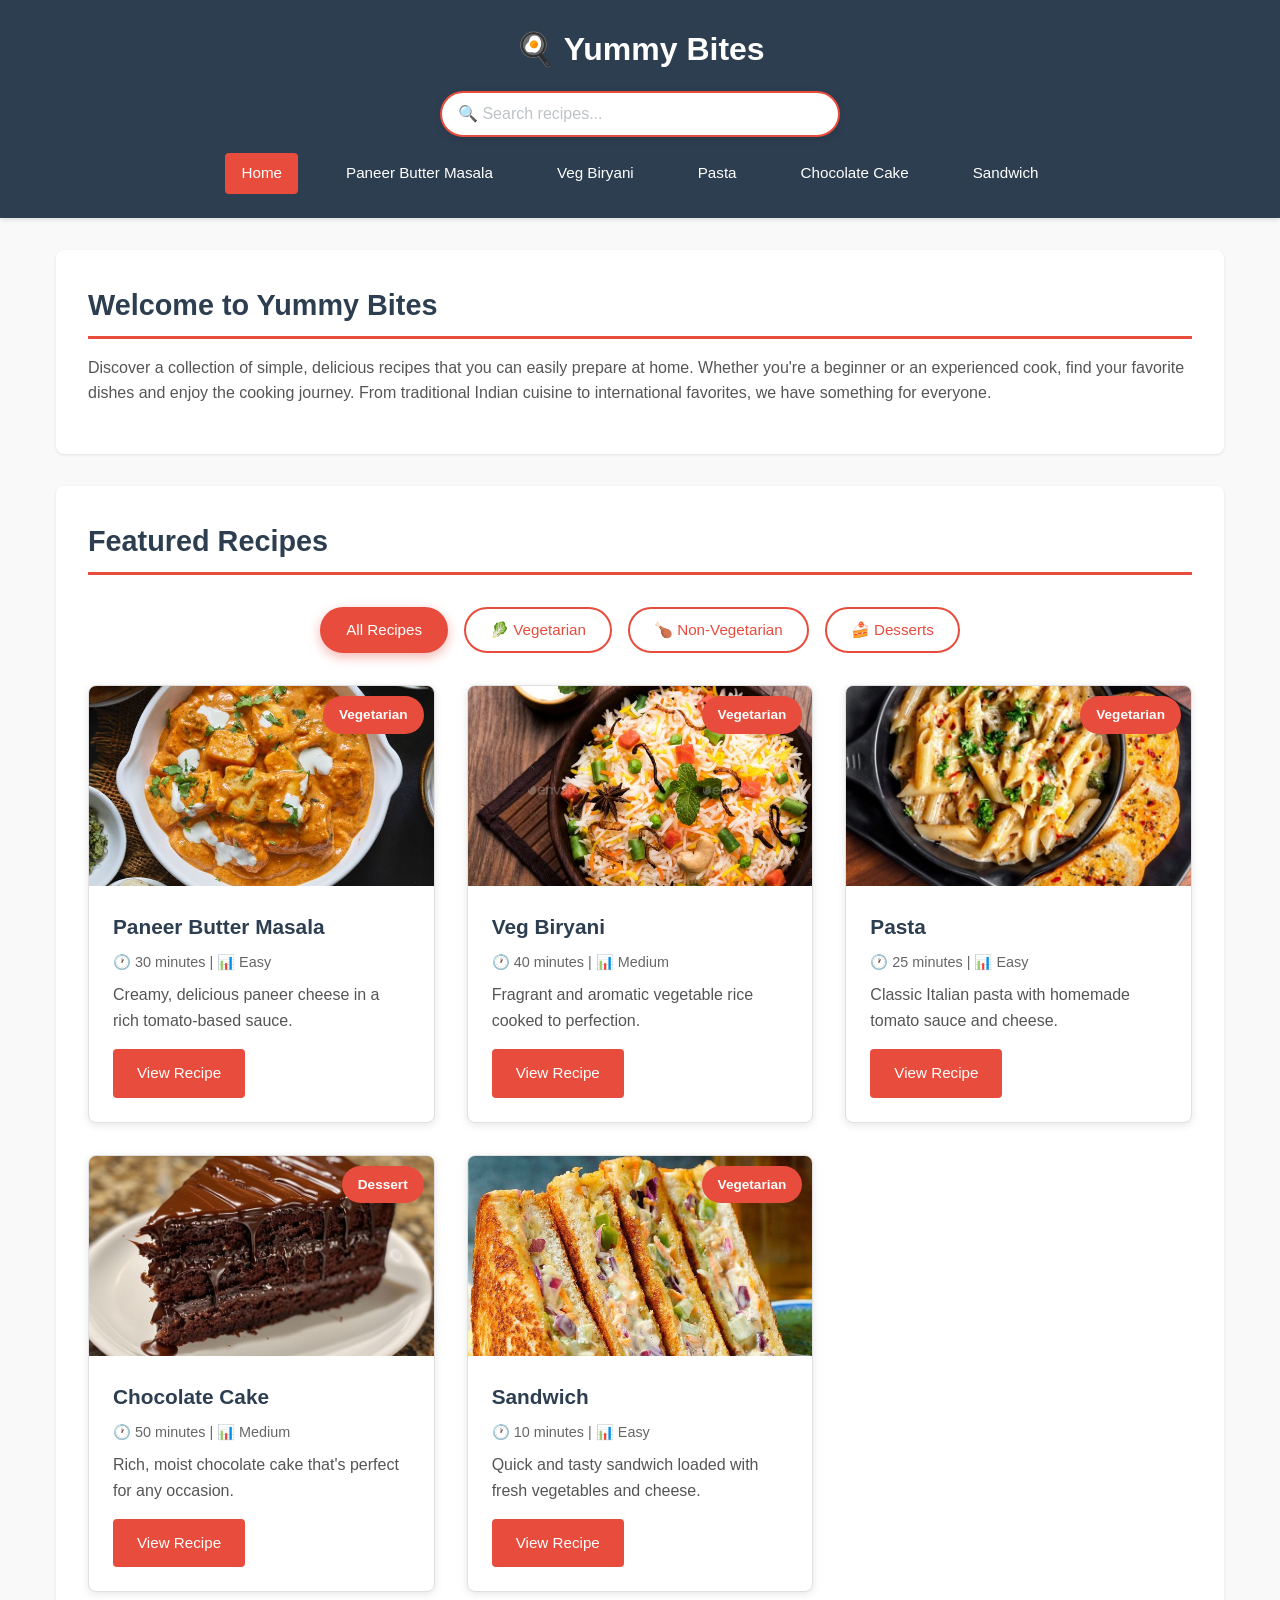
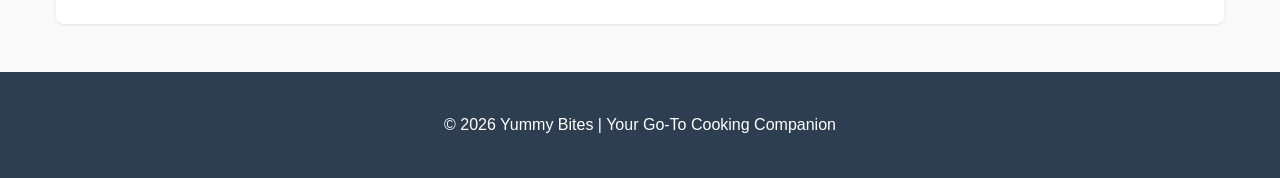
<file: index.html>
<!DOCTYPE html>
<html lang="en">
<head>
    <meta charset="UTF-8">
    <meta name="viewport" content="width=device-width, initial-scale=1.0">
    <title>Yummy Bites - Easy Cooking Recipes</title>
    <link rel="stylesheet" href="css/styles.css">
</head>
<body>
    <header>
        <h1>🍳 Yummy Bites</h1>
        <div class="search-container">
            <input type="text" class="search-bar" placeholder="🔍 Search recipes...">
        </div>
        <nav>
            <a href="index.html" class="active">Home</a>
            <a href="reciepe1.html">Paneer Butter Masala</a>
            <a href="reciepe2.html">Veg Biryani</a>
            <a href="reciepe3.html">Pasta</a>
            <a href="reciepe4.html">Chocolate Cake</a>
            <a href="reciepe5.html">Sandwich</a>
        </nav>
    </header>
    <main>
        <section>
            <h2>Welcome to Yummy Bites</h2>
            <p>Discover a collection of simple, delicious recipes that you can easily prepare at home. Whether you're a beginner or an experienced cook, find your favorite dishes and enjoy the cooking journey. From traditional Indian cuisine to international favorites, we have something for everyone.</p>
        </section>
        <section>
            <h2>Featured Recipes</h2>
            <div class="category-filters">
                <button class="filter-btn active" onclick="filterRecipes('all')">All Recipes</button>
                <button class="filter-btn" onclick="filterRecipes('veg')">🥬 Vegetarian</button>
                <button class="filter-btn" onclick="filterRecipes('nonveg')">🍗 Non-Vegetarian</button>
                <button class="filter-btn" onclick="filterRecipes('dessert')">🍰 Desserts</button>
            </div>
            <div class="cards">
                <div class="card" data-category="veg">
                    <div class="category-badge">Vegetarian</div>
                    <img src="images/Paneer Butter Masala.jpg" alt="Paneer Butter Masala">
                    <div class="card-content">
                        <h3>Paneer Butter Masala</h3>
                        <p class="card-info">🕐 30 minutes | 📊 Easy</p>
                        <p>Creamy, delicious paneer cheese in a rich tomato-based sauce.</p>
                        <a href="reciepe1.html" class="btn">View Recipe</a>
                    </div>
                </div>
                <div class="card" data-category="veg">
                    <div class="category-badge">Vegetarian</div>
                    <img src="images/Veg Biryani.jpg" alt="Veg Biryani">
                    <div class="card-content">
                        <h3>Veg Biryani</h3>
                        <p class="card-info">🕐 40 minutes | 📊 Medium</p>
                        <p>Fragrant and aromatic vegetable rice cooked to perfection.</p>
                        <a href="reciepe2.html" class="btn">View Recipe</a>
                    </div>
                </div>
                <div class="card" data-category="veg">
                    <div class="category-badge">Vegetarian</div>
                    <img src="images/Pasta.jpg" alt="Pasta">
                    <div class="card-content">
                        <h3>Pasta</h3>
                        <p class="card-info">🕐 25 minutes | 📊 Easy</p>
                        <p>Classic Italian pasta with homemade tomato sauce and cheese.</p>
                        <a href="reciepe3.html" class="btn">View Recipe</a>
                    </div>
                </div>
                <div class="card" data-category="dessert">
                    <div class="category-badge">Dessert</div>
                    <img src="images/Chocolate Cake.jpg" alt="Chocolate Cake">
                    <div class="card-content">
                        <h3>Chocolate Cake</h3>
                        <p class="card-info">🕐 50 minutes | 📊 Medium</p>
                        <p>Rich, moist chocolate cake that's perfect for any occasion.</p>
                        <a href="reciepe4.html" class="btn">View Recipe</a>
                    </div>
                </div>
                <div class="card" data-category="veg">
                    <div class="category-badge">Vegetarian</div>
                    <img src="images/Veg Mayonnaise Sandwich.jpg" alt="Sandwich">
                    <div class="card-content">
                        <h3>Sandwich</h3>
                        <p class="card-info">🕐 10 minutes | 📊 Easy</p>
                        <p>Quick and tasty sandwich loaded with fresh vegetables and cheese.</p>
                        <a href="reciepe5.html" class="btn">View Recipe</a>
                    </div>
                </div>
            </div>
        </section>
    </main>
    <footer>
        <p>&copy; 2026 Yummy Bites | Your Go-To Cooking Companion</p>
    </footer>
    <script>
        function filterRecipes(category) {
            const cards = document.querySelectorAll('.card');
            const buttons = document.querySelectorAll('.filter-btn');
            
            buttons.forEach(btn => btn.classList.remove('active'));
            event.target.classList.add('active');
            cards.forEach(card => {
                if (category === 'all') {
                    card.style.display = 'block';
                    card.classList.add('fade-in');
                } else if (card.dataset.category === category) {
                    card.style.display = 'block';
                    card.classList.add('fade-in');
                } else {
                    card.style.display = 'none';
                    card.classList.remove('fade-in');
                }
            });
        }
    </script>
</body>
</html>
</file>
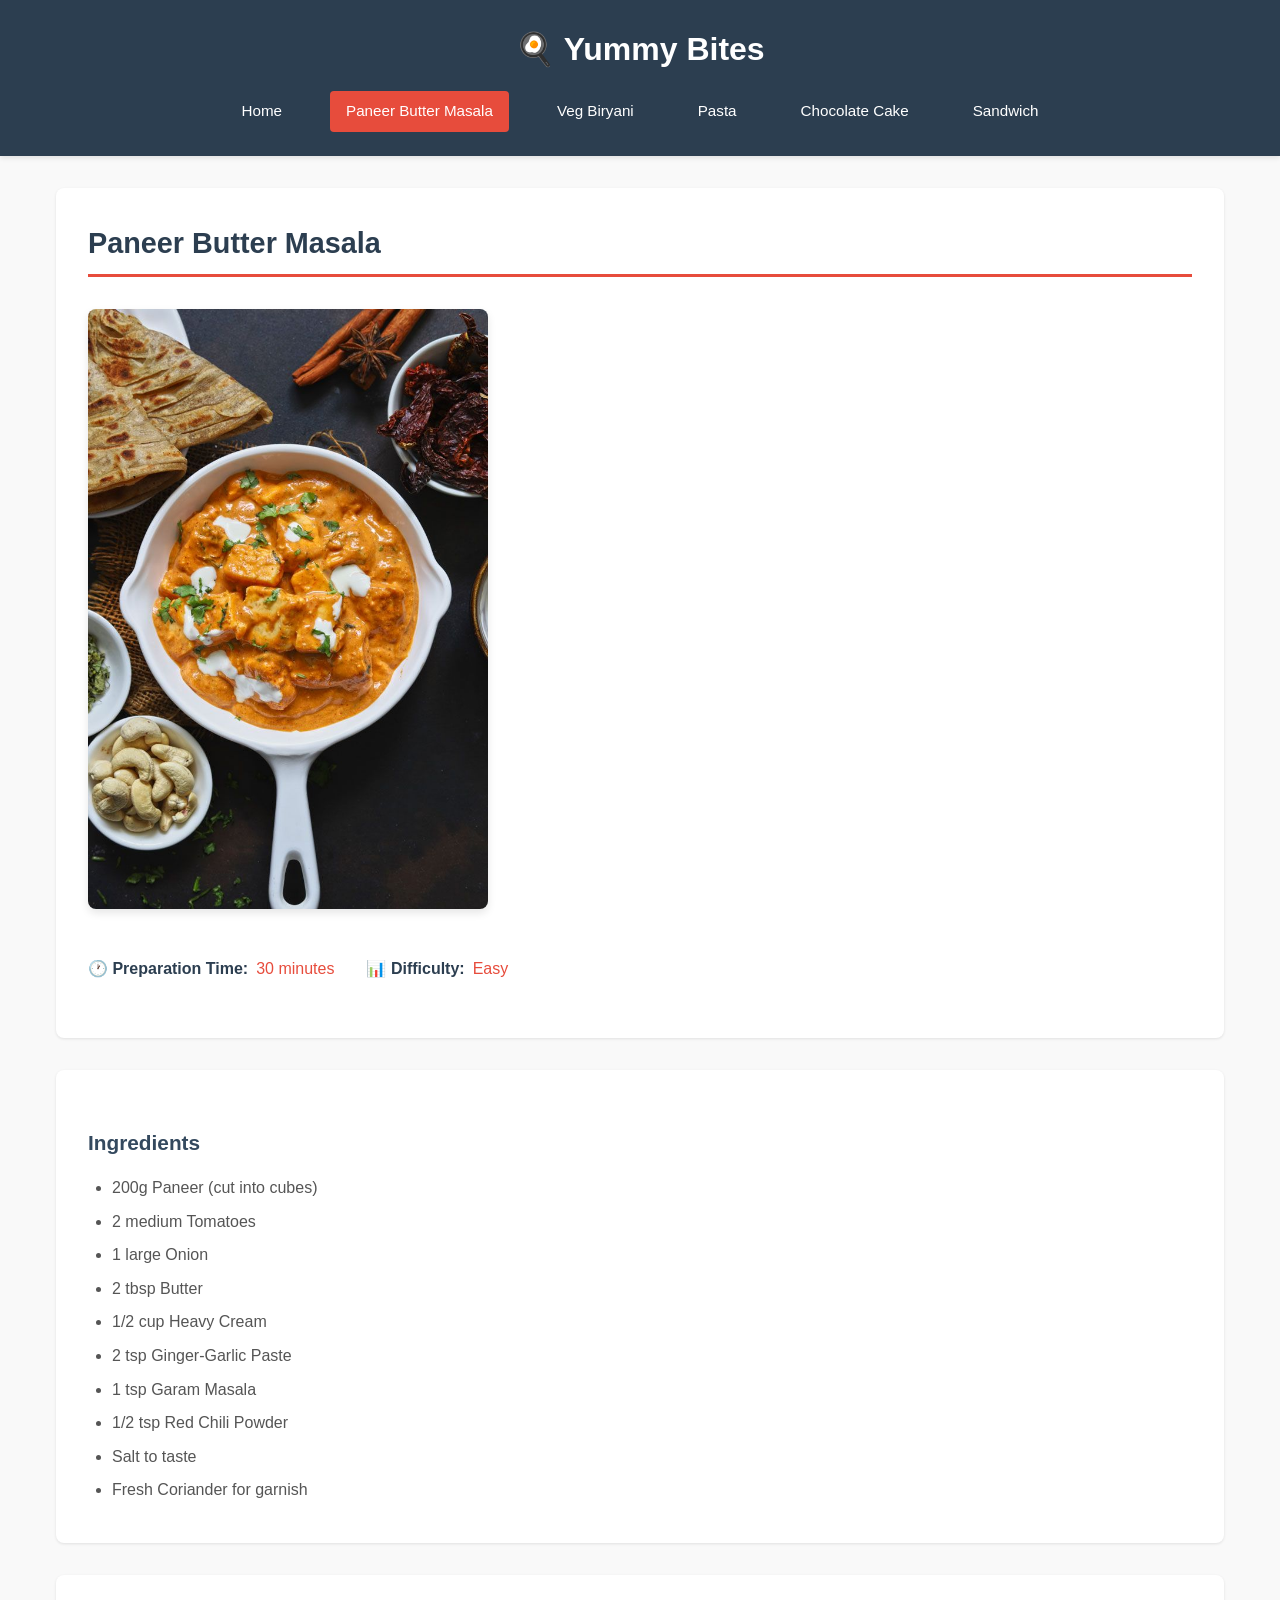
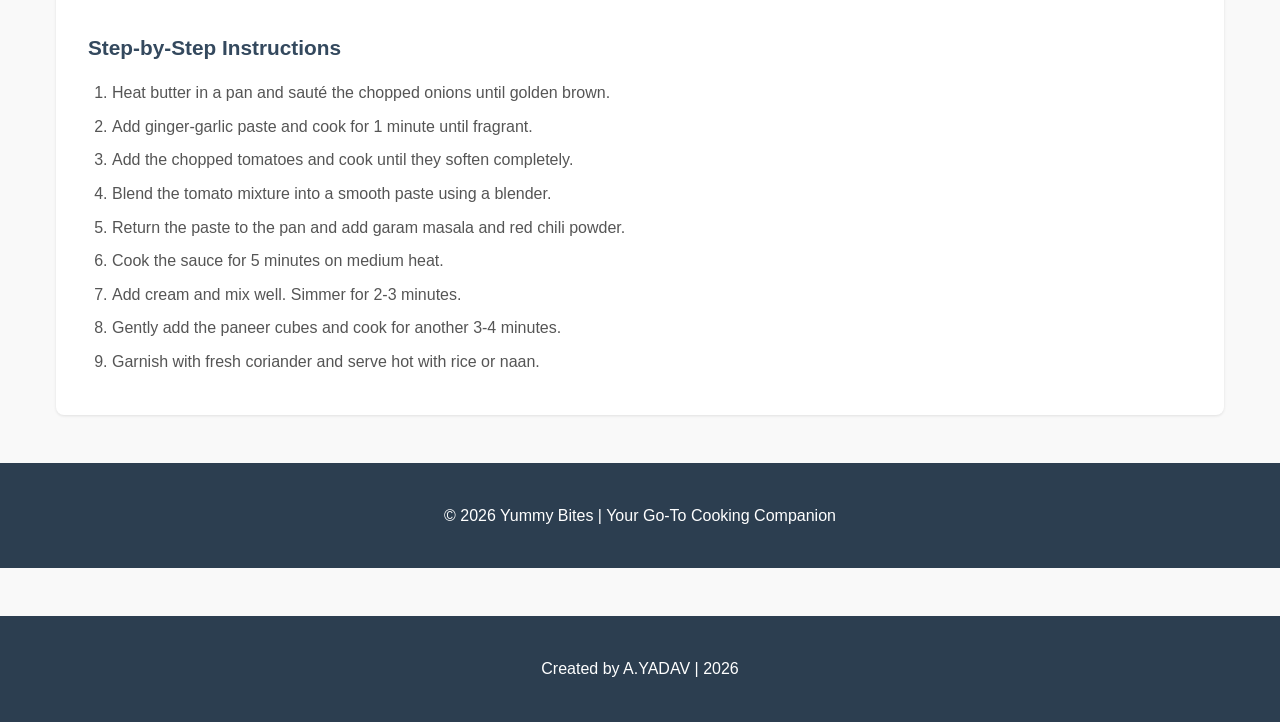
<file: reciepe1.html>
<!DOCTYPE html>
<html lang="en">
<head>
    <meta charset="UTF-8">
    <meta name="viewport" content="width=device-width, initial-scale=1.0">
    <title>Paneer Butter Masala | Yummy Bites</title>
    <link rel="stylesheet" href="css/styles.css">
</head>
<body>
    <header>
        <h1>🍳 Yummy Bites</h1>
        <nav>
            <a href="index.html">Home</a>
            <a href="reciepe1.html" class="active">Paneer Butter Masala</a>
            <a href="reciepe2.html">Veg Biryani</a>
            <a href="reciepe3.html">Pasta</a>
            <a href="reciepe4.html">Chocolate Cake</a>
            <a href="reciepe5.html">Sandwich</a>
        </nav>
    </header>
    <main>
        <section>
            <h2>Paneer Butter Masala</h2>
            <img src="images/Paneer Butter Masala.jpg" alt="Paneer Butter Masala" class="recipe-image">
            <div class="recipe-meta">
                <div class="meta-item">
                    <span class="meta-label">🕐 Preparation Time:</span>
                    <span class="meta-value">30 minutes</span>
                </div>
                <div class="meta-item">
                    <span class="meta-label">📊 Difficulty:</span>
                    <span class="meta-value">Easy</span>
                </div>
            </div>
        </section>
        <section>
            <h3>Ingredients</h3>
            <ul>
                <li>200g Paneer (cut into cubes)</li>
                <li>2 medium Tomatoes</li>
                <li>1 large Onion</li>
                <li>2 tbsp Butter</li>
                <li>1/2 cup Heavy Cream</li>
                <li>2 tsp Ginger-Garlic Paste</li>
                <li>1 tsp Garam Masala</li>
                <li>1/2 tsp Red Chili Powder</li>
                <li>Salt to taste</li>
                <li>Fresh Coriander for garnish</li>
            </ul>
        </section>
        <section>
            <h3>Step-by-Step Instructions</h3>
            <ol>
                <li>Heat butter in a pan and sauté the chopped onions until golden brown.</li>
                <li>Add ginger-garlic paste and cook for 1 minute until fragrant.</li>
                <li>Add the chopped tomatoes and cook until they soften completely.</li>
                <li>Blend the tomato mixture into a smooth paste using a blender.</li>
                <li>Return the paste to the pan and add garam masala and red chili powder.</li>
                <li>Cook the sauce for 5 minutes on medium heat.</li>
                <li>Add cream and mix well. Simmer for 2-3 minutes.</li>
                <li>Gently add the paneer cubes and cook for another 3-4 minutes.</li>
                <li>Garnish with fresh coriander and serve hot with rice or naan.</li>
            </ol>
        </section>
    </main>
    <footer>
        <p>&copy; 2026 Yummy Bites | Your Go-To Cooking Companion</p>
    </footer>
</body>
</html>
    <footer>
        <p>Created by A.YADAV | 2026</p>
    </footer>
</body>
</html>
</file>
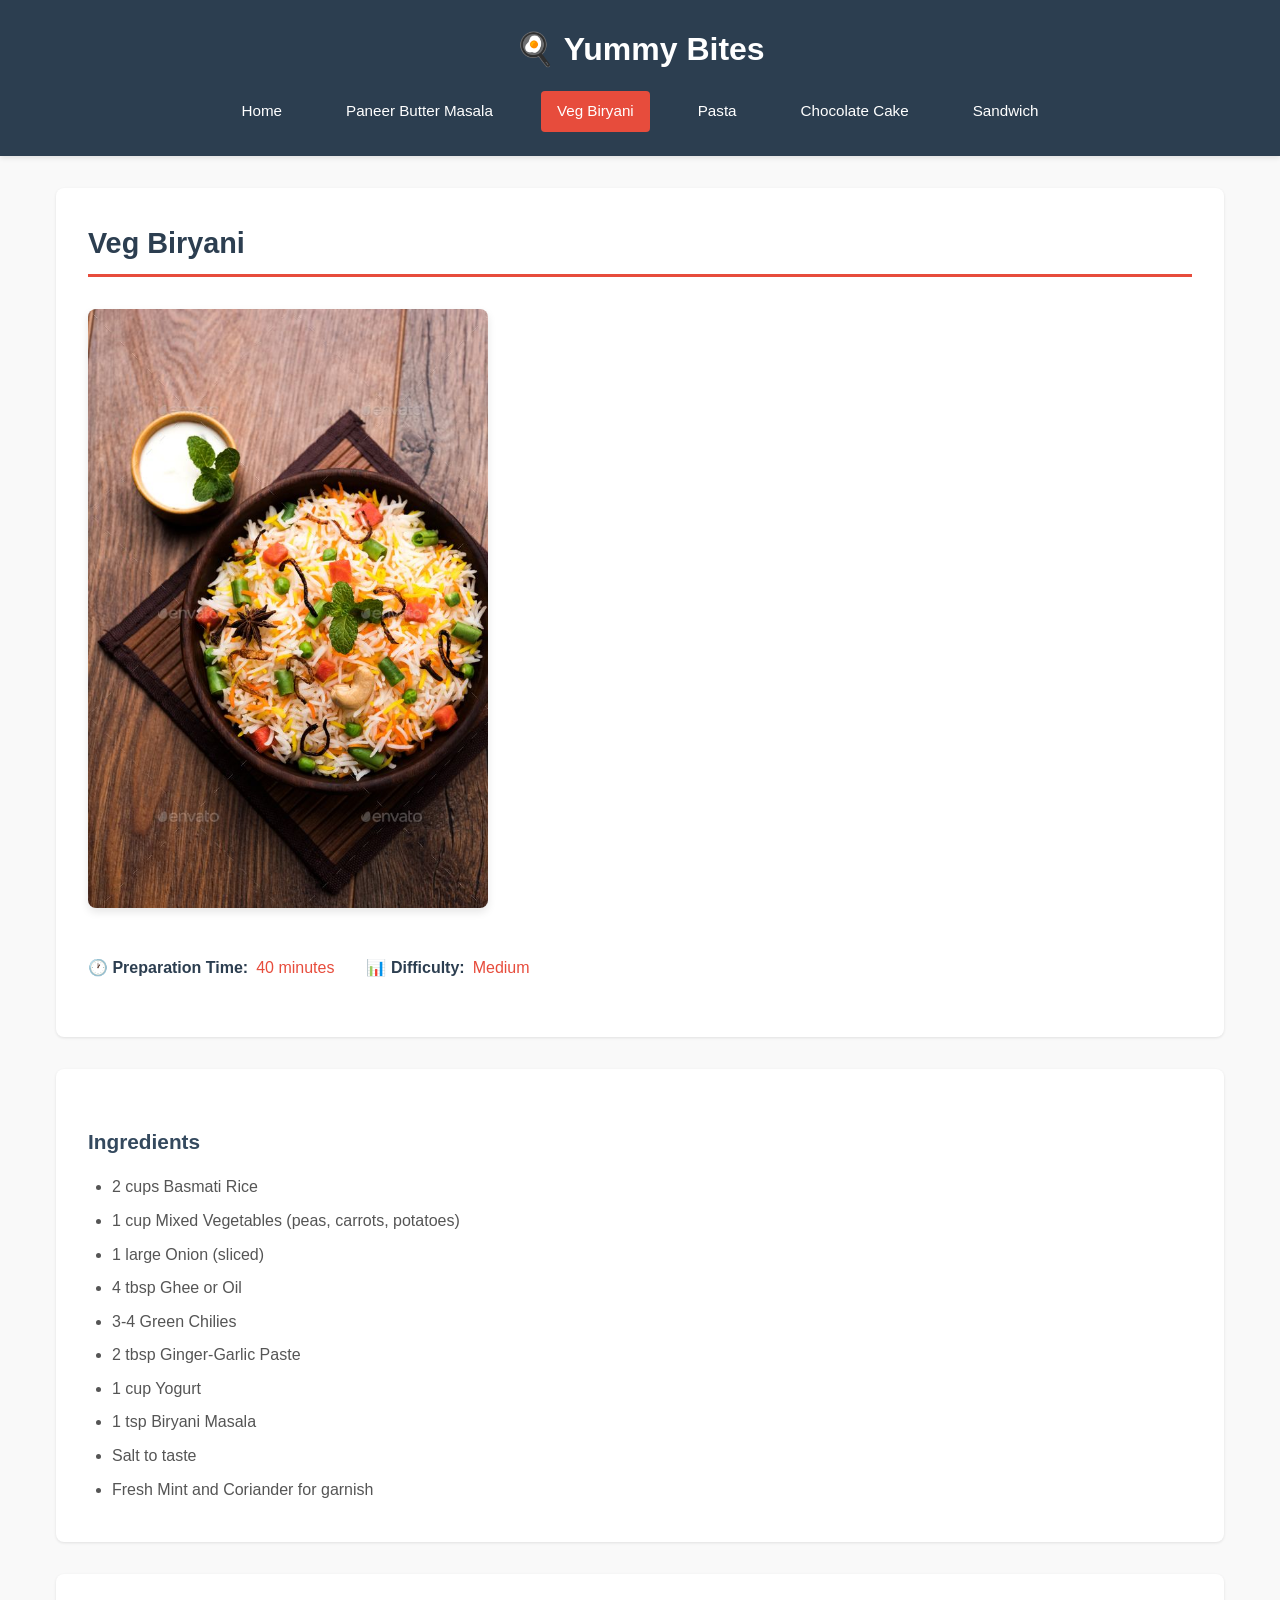
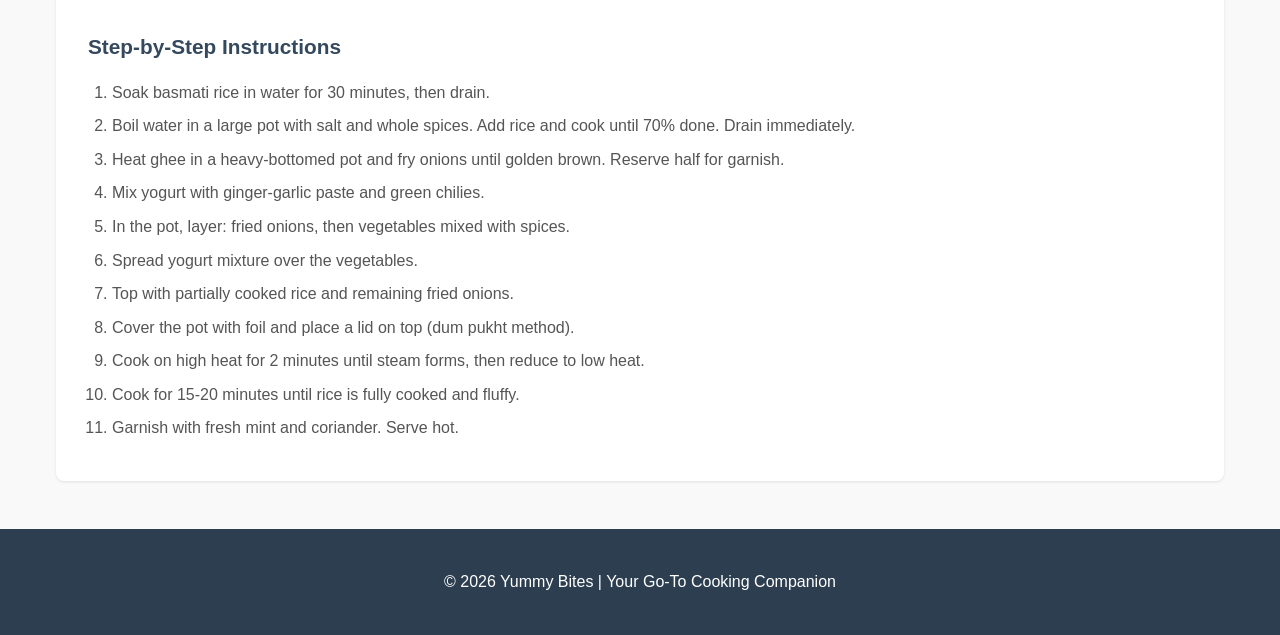
<file: reciepe2.html>
<!DOCTYPE html>
<html lang="en">
<head>
    <meta charset="UTF-8">
    <meta name="viewport" content="width=device-width, initial-scale=1.0">
    <title>Veg Biryani | Yummy Bites</title>
    <link rel="stylesheet" href="css/styles.css">
</head>
<body>
    <header>
        <h1>🍳 Yummy Bites</h1>
        <nav>
            <a href="index.html">Home</a>
            <a href="reciepe1.html">Paneer Butter Masala</a>
            <a href="reciepe2.html" class="active">Veg Biryani</a>
            <a href="reciepe3.html">Pasta</a>
            <a href="reciepe4.html">Chocolate Cake</a>
            <a href="reciepe5.html">Sandwich</a>
        </nav>
    </header>
    <main>
        <section>
            <h2>Veg Biryani</h2>
            <img src="images/Veg Biryani.jpg" alt="Veg Biryani" class="recipe-image">
            <div class="recipe-meta">
                <div class="meta-item">
                    <span class="meta-label">🕐 Preparation Time:</span>
                    <span class="meta-value">40 minutes</span>
                </div>
                <div class="meta-item">
                    <span class="meta-label">📊 Difficulty:</span>
                    <span class="meta-value">Medium</span>
                </div>
            </div>
        </section>
        <section>
            <h3>Ingredients</h3>
            <ul>
                <li>2 cups Basmati Rice</li>
                <li>1 cup Mixed Vegetables (peas, carrots, potatoes)</li>
                <li>1 large Onion (sliced)</li>
                <li>4 tbsp Ghee or Oil</li>
                <li>3-4 Green Chilies</li>
                <li>2 tbsp Ginger-Garlic Paste</li>
                <li>1 cup Yogurt</li>
                <li>1 tsp Biryani Masala</li>
                <li>Salt to taste</li>
                <li>Fresh Mint and Coriander for garnish</li>
            </ul>
        </section>
        <section>
            <h3>Step-by-Step Instructions</h3>
            <ol>
                <li>Soak basmati rice in water for 30 minutes, then drain.</li>
                <li>Boil water in a large pot with salt and whole spices. Add rice and cook until 70% done. Drain immediately.</li>
                <li>Heat ghee in a heavy-bottomed pot and fry onions until golden brown. Reserve half for garnish.</li>
                <li>Mix yogurt with ginger-garlic paste and green chilies.</li>
                <li>In the pot, layer: fried onions, then vegetables mixed with spices.</li>
                <li>Spread yogurt mixture over the vegetables.</li>
                <li>Top with partially cooked rice and remaining fried onions.</li>
                <li>Cover the pot with foil and place a lid on top (dum pukht method).</li>
                <li>Cook on high heat for 2 minutes until steam forms, then reduce to low heat.</li>
                <li>Cook for 15-20 minutes until rice is fully cooked and fluffy.</li>
                <li>Garnish with fresh mint and coriander. Serve hot.</li>
            </ol>
        </section>
    </main>
    <footer>
        <p>&copy; 2026 Yummy Bites | Your Go-To Cooking Companion</p>
    </footer>
</body>
</html>
</file>
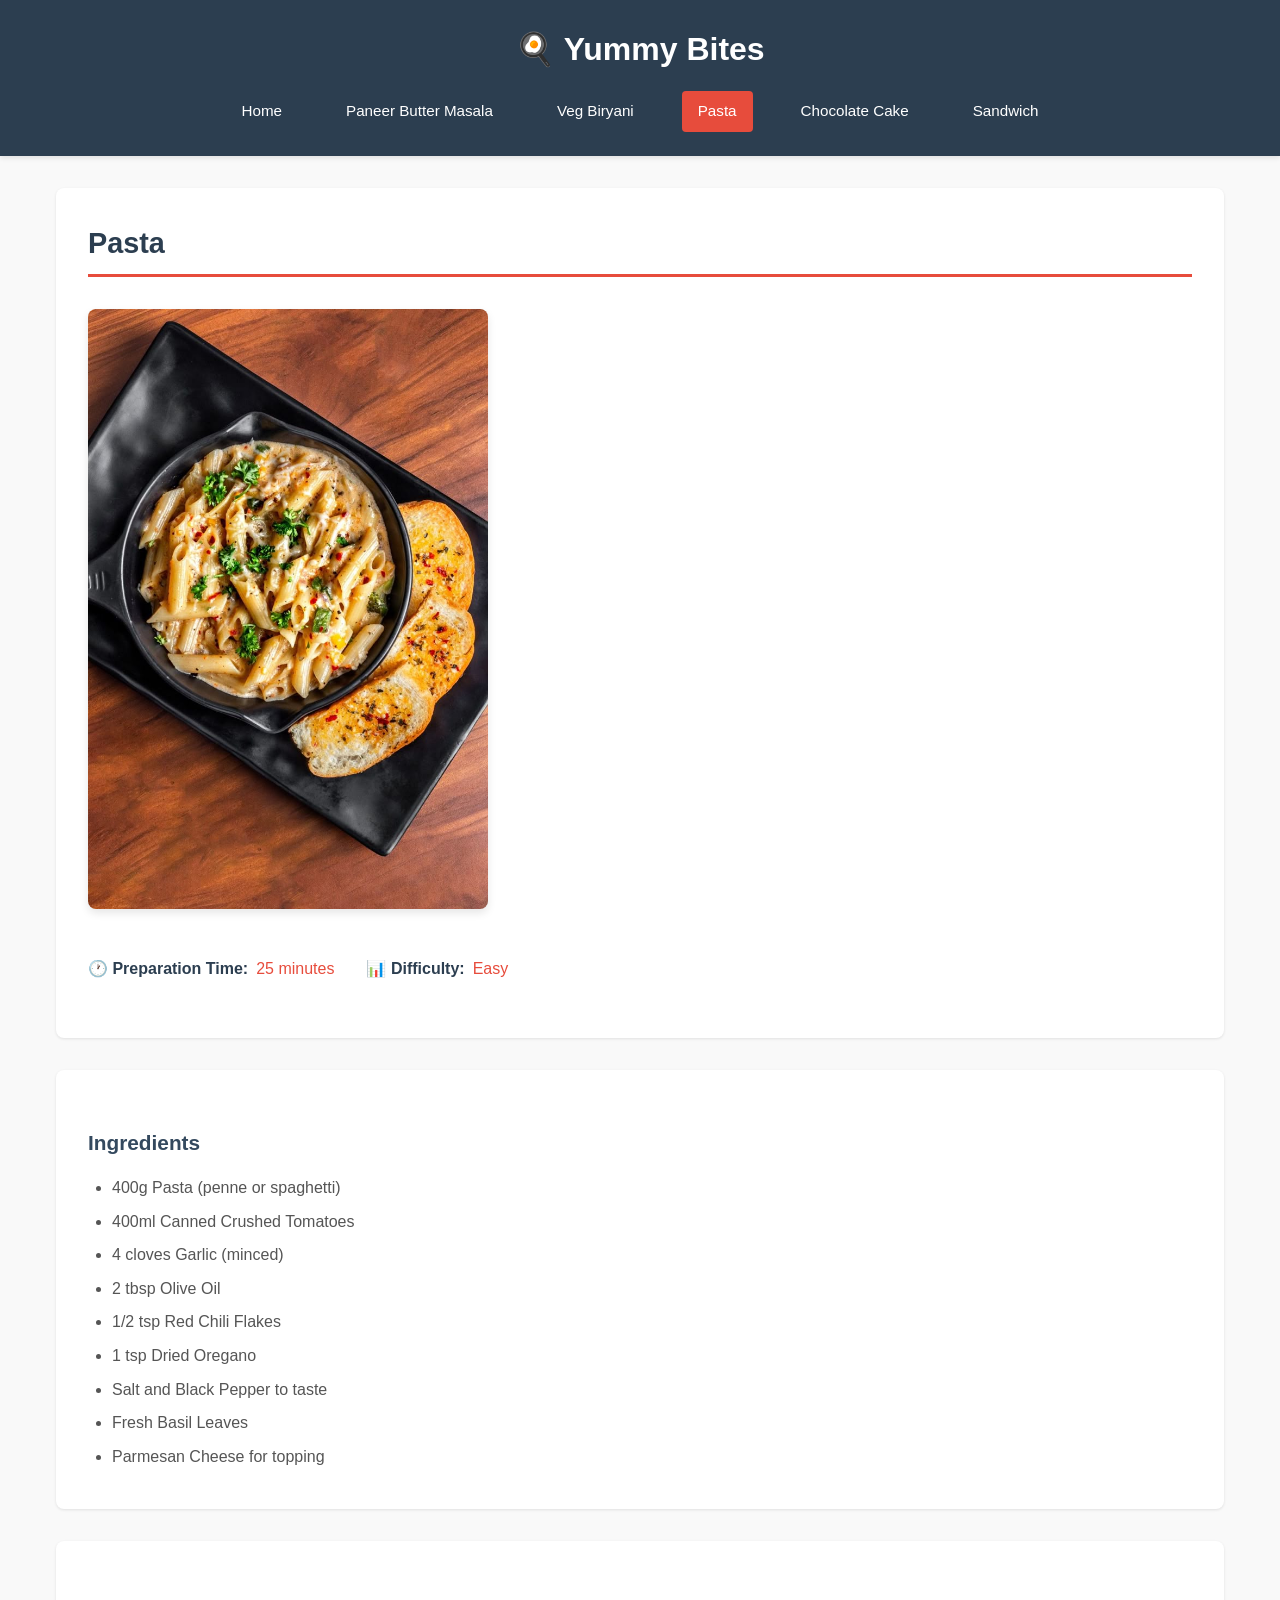
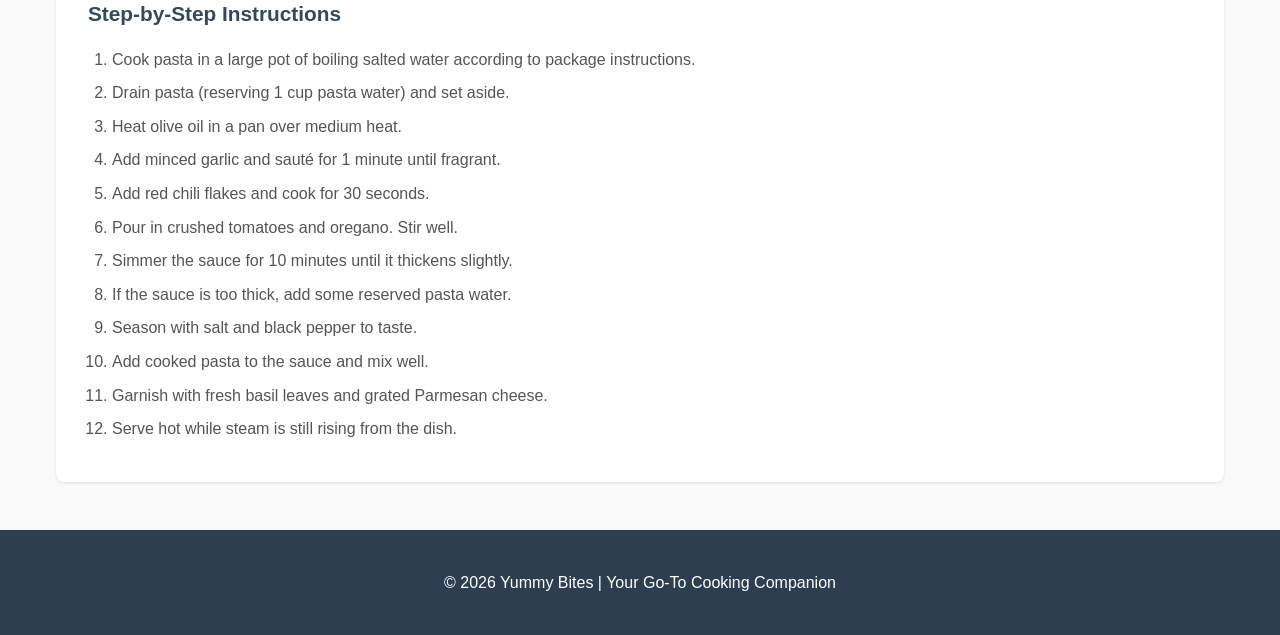
<file: reciepe3.html>
<!DOCTYPE html>
<html lang="en">
<head>
    <meta charset="UTF-8">
    <meta name="viewport" content="width=device-width, initial-scale=1.0">
    <title>Pasta | Yummy Bites</title>
    <link rel="stylesheet" href="css/styles.css">
</head>
<body>
    <header>
        <h1>🍳 Yummy Bites</h1>
        <nav>
            <a href="index.html">Home</a>
            <a href="reciepe1.html">Paneer Butter Masala</a>
            <a href="reciepe2.html">Veg Biryani</a>
            <a href="reciepe3.html" class="active">Pasta</a>
            <a href="reciepe4.html">Chocolate Cake</a>
            <a href="reciepe5.html">Sandwich</a>
        </nav>
    </header>
    <main>
        <section>
            <h2>Pasta</h2>
            <img src="images/Pasta.jpg" alt="Pasta" class="recipe-image">

            <div class="recipe-meta">
                <div class="meta-item">
                    <span class="meta-label">🕐 Preparation Time:</span>
                    <span class="meta-value">25 minutes</span>
                </div>
                <div class="meta-item">
                    <span class="meta-label">📊 Difficulty:</span>
                    <span class="meta-value">Easy</span>
                </div>
            </div>
        </section>
        <section>
            <h3>Ingredients</h3>
            <ul>
                <li>400g Pasta (penne or spaghetti)</li>
                <li>400ml Canned Crushed Tomatoes</li>
                <li>4 cloves Garlic (minced)</li>
                <li>2 tbsp Olive Oil</li>
                <li>1/2 tsp Red Chili Flakes</li>
                <li>1 tsp Dried Oregano</li>
                <li>Salt and Black Pepper to taste</li>
                <li>Fresh Basil Leaves</li>
                <li>Parmesan Cheese for topping</li>
            </ul>
        </section>
        <section>
            <h3>Step-by-Step Instructions</h3>
            <ol>
                <li>Cook pasta in a large pot of boiling salted water according to package instructions.</li>
                <li>Drain pasta (reserving 1 cup pasta water) and set aside.</li>
                <li>Heat olive oil in a pan over medium heat.</li>
                <li>Add minced garlic and sauté for 1 minute until fragrant.</li>
                <li>Add red chili flakes and cook for 30 seconds.</li>
                <li>Pour in crushed tomatoes and oregano. Stir well.</li>
                <li>Simmer the sauce for 10 minutes until it thickens slightly.</li>
                <li>If the sauce is too thick, add some reserved pasta water.</li>
                <li>Season with salt and black pepper to taste.</li>
                <li>Add cooked pasta to the sauce and mix well.</li>
                <li>Garnish with fresh basil leaves and grated Parmesan cheese.</li>
                <li>Serve hot while steam is still rising from the dish.</li>
            </ol>
        </section>
    </main>
    <footer>
        <p>&copy; 2026 Yummy Bites | Your Go-To Cooking Companion</p>
    </footer>
</body>
</html>
</file>
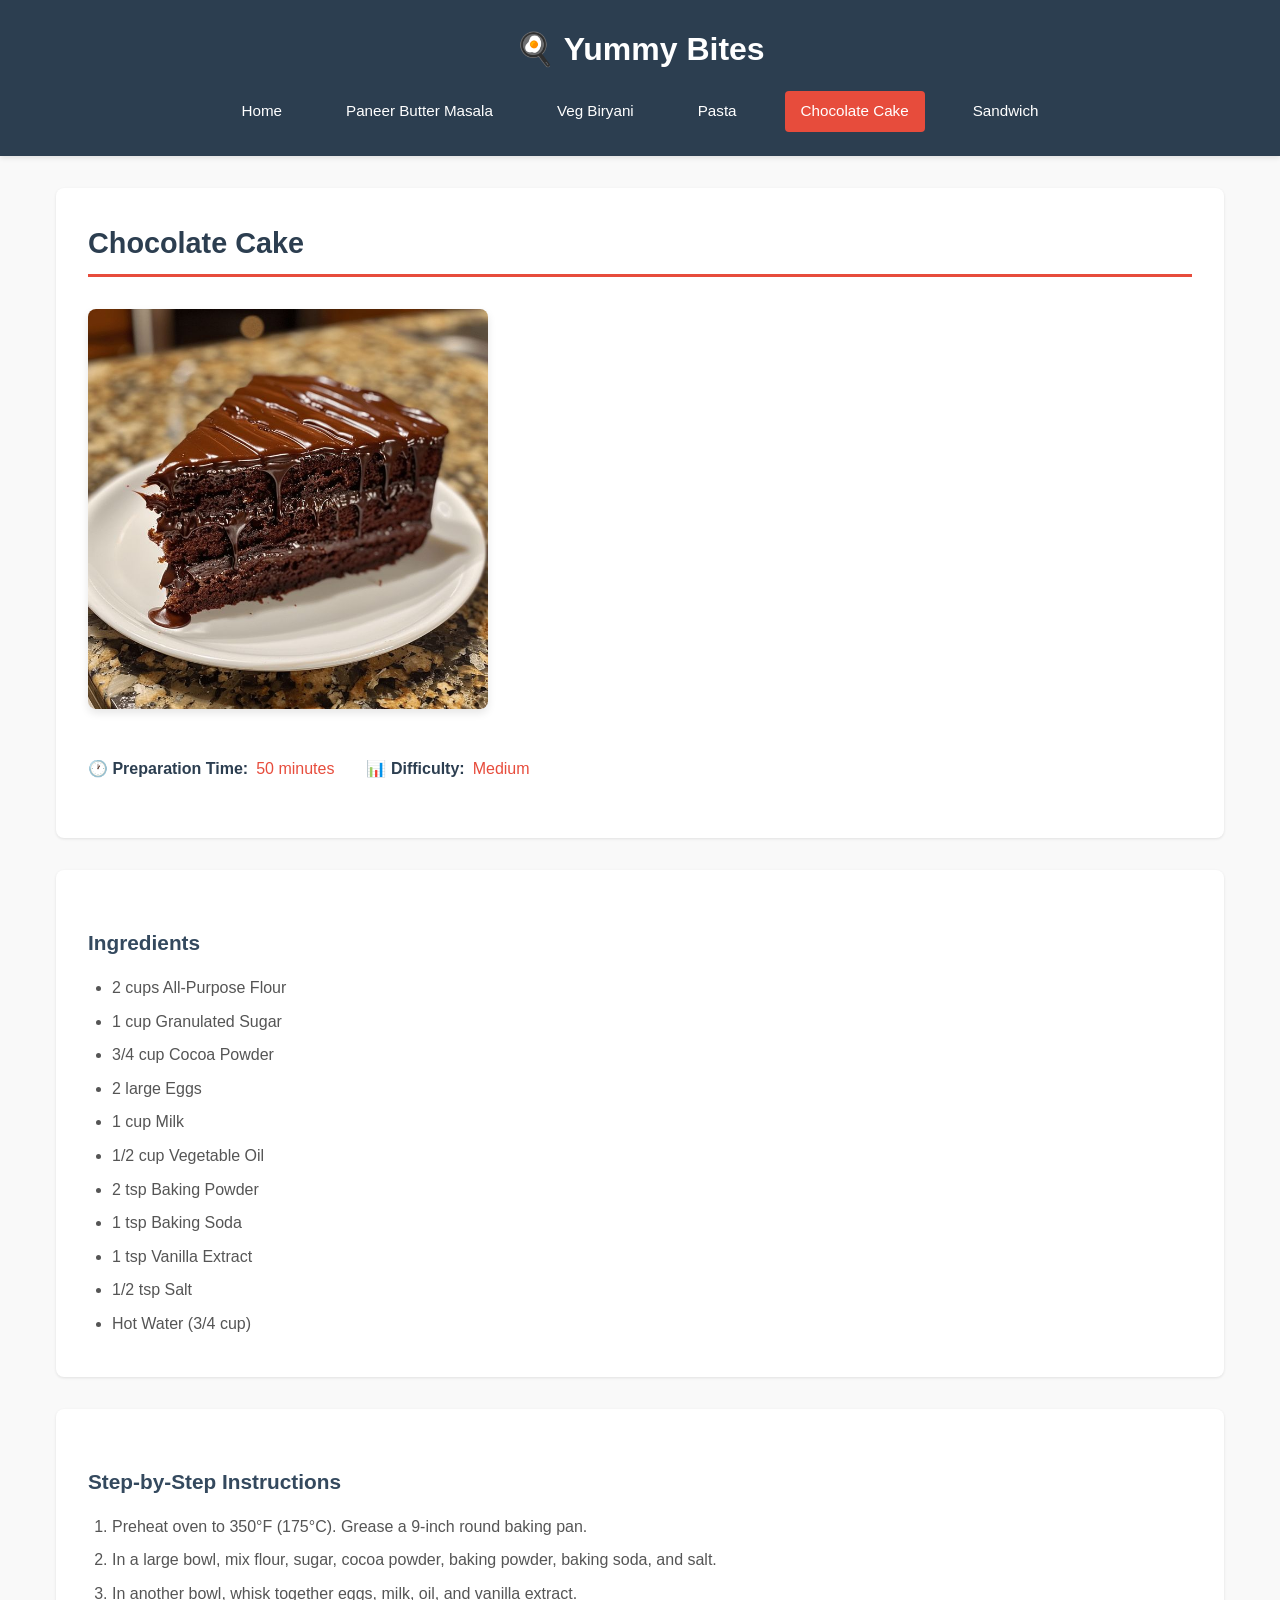
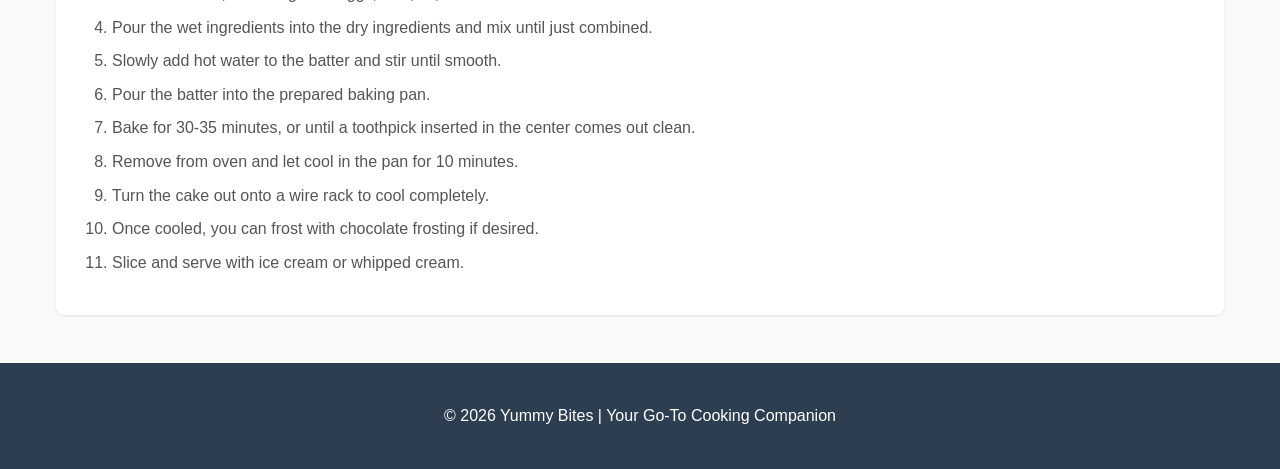
<file: reciepe4.html>
<!DOCTYPE html>
<html lang="en">
<head>
    <meta charset="UTF-8">
    <meta name="viewport" content="width=device-width, initial-scale=1.0">
    <title>Chocolate Cake | Yummy Bites</title>
    <link rel="stylesheet" href="css/styles.css">
</head>
<body>
    <header>
        <h1>🍳 Yummy Bites</h1>
        <nav>
            <a href="index.html">Home</a>
            <a href="reciepe1.html">Paneer Butter Masala</a>
            <a href="reciepe2.html">Veg Biryani</a>
            <a href="reciepe3.html">Pasta</a>
            <a href="reciepe4.html" class="active">Chocolate Cake</a>
            <a href="reciepe5.html">Sandwich</a>
        </nav>
    </header>
    <main>
        <section>
            <h2>Chocolate Cake</h2>
            <img src="images/Chocolate Cake.jpg" alt="Chocolate Cake" class="recipe-image">
            <div class="recipe-meta">
                <div class="meta-item">
                    <span class="meta-label">🕐 Preparation Time:</span>
                    <span class="meta-value">50 minutes</span>
                </div>
                <div class="meta-item">
                    <span class="meta-label">📊 Difficulty:</span>
                    <span class="meta-value">Medium</span>
                </div>
            </div>
        </section>
        <section>
            <h3>Ingredients</h3>
            <ul>
                <li>2 cups All-Purpose Flour</li>
                <li>1 cup Granulated Sugar</li>
                <li>3/4 cup Cocoa Powder</li>
                <li>2 large Eggs</li>
                <li>1 cup Milk</li>
                <li>1/2 cup Vegetable Oil</li>
                <li>2 tsp Baking Powder</li>
                <li>1 tsp Baking Soda</li>
                <li>1 tsp Vanilla Extract</li>
                <li>1/2 tsp Salt</li>
                <li>Hot Water (3/4 cup)</li>
            </ul>
        </section>
        <section>
            <h3>Step-by-Step Instructions</h3>
            <ol>
                <li>Preheat oven to 350°F (175°C). Grease a 9-inch round baking pan.</li>
                <li>In a large bowl, mix flour, sugar, cocoa powder, baking powder, baking soda, and salt.</li>
                <li>In another bowl, whisk together eggs, milk, oil, and vanilla extract.</li>
                <li>Pour the wet ingredients into the dry ingredients and mix until just combined.</li>
                <li>Slowly add hot water to the batter and stir until smooth.</li>
                <li>Pour the batter into the prepared baking pan.</li>
                <li>Bake for 30-35 minutes, or until a toothpick inserted in the center comes out clean.</li>
                <li>Remove from oven and let cool in the pan for 10 minutes.</li>
                <li>Turn the cake out onto a wire rack to cool completely.</li>
                <li>Once cooled, you can frost with chocolate frosting if desired.</li>
                <li>Slice and serve with ice cream or whipped cream.</li>
            </ol>
        </section>
    </main>
    <footer>
        <p>&copy; 2026 Yummy Bites | Your Go-To Cooking Companion</p>
    </footer>
</body>
</html>
</file>
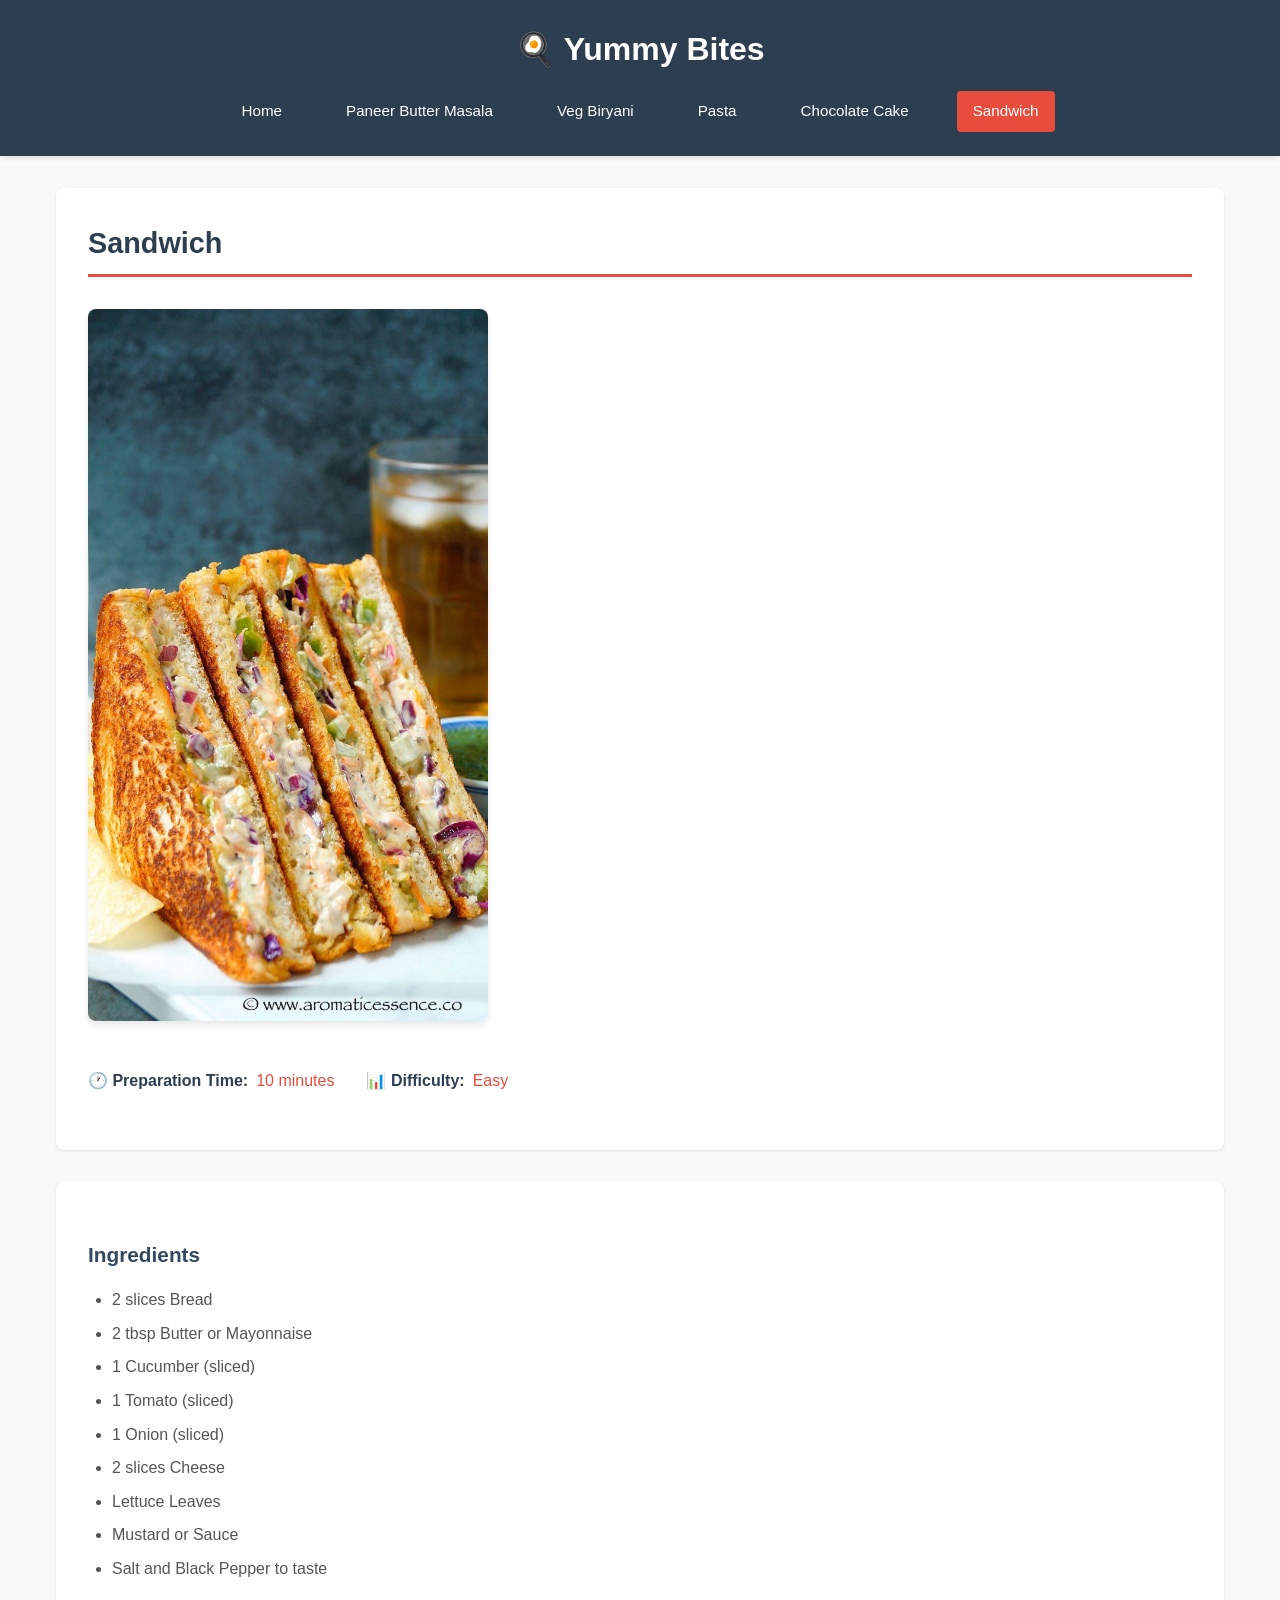
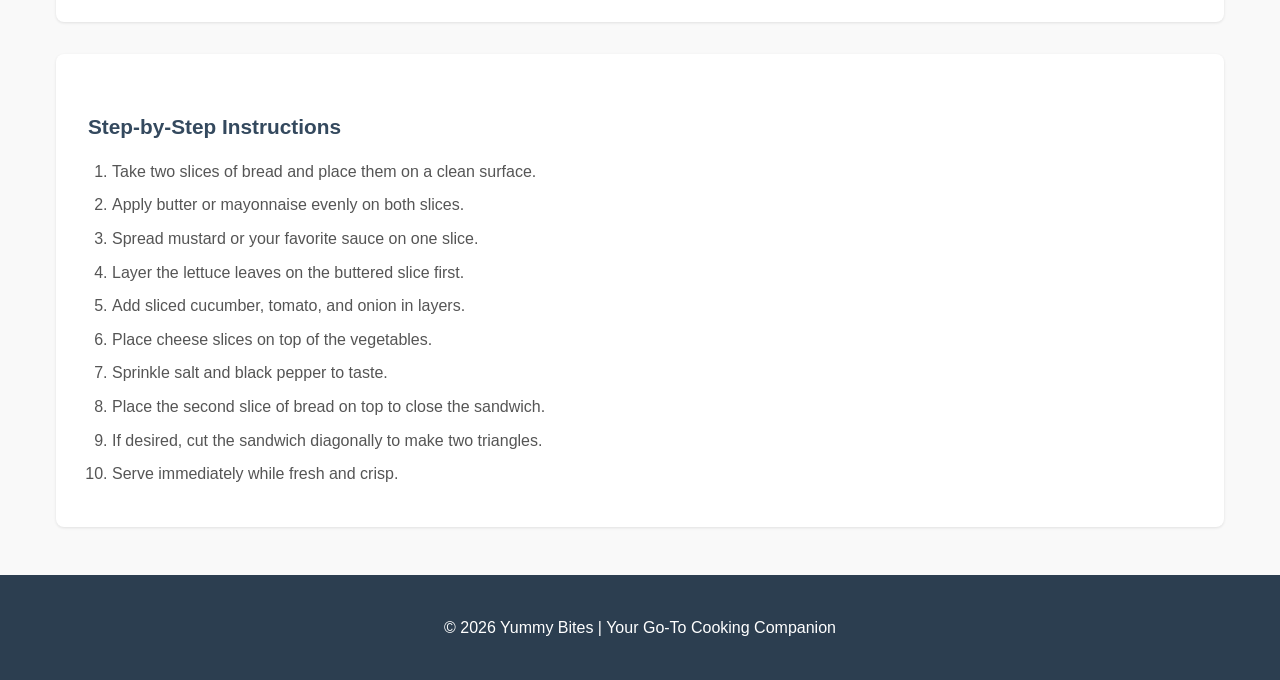
<file: reciepe5.html>
<!DOCTYPE html>
<html lang="en">
<head>
    <meta charset="UTF-8">
    <meta name="viewport" content="width=device-width, initial-scale=1.0">
    <title>Sandwich | Yummy Bites</title>
    <link rel="stylesheet" href="css/styles.css">
</head>
<body>
    <header>
        <h1>🍳 Yummy Bites</h1>
        <nav>
            <a href="index.html">Home</a>
            <a href="reciepe1.html">Paneer Butter Masala</a>
            <a href="reciepe2.html">Veg Biryani</a>
            <a href="reciepe3.html">Pasta</a>
            <a href="reciepe4.html">Chocolate Cake</a>
            <a href="reciepe5.html" class="active">Sandwich</a>
        </nav>
    </header>
    <main>
        <section>
            <h2>Sandwich</h2>
            <img src="images/Veg Mayonnaise Sandwich.jpg" alt="Sandwich" class="recipe-image">
            <div class="recipe-meta">
                <div class="meta-item">
                    <span class="meta-label">🕐 Preparation Time:</span>
                    <span class="meta-value">10 minutes</span>
                </div>
                <div class="meta-item">
                    <span class="meta-label">📊 Difficulty:</span>
                    <span class="meta-value">Easy</span>
                </div>
            </div>
        </section>
        <section>
            <h3>Ingredients</h3>
            <ul>
                <li>2 slices Bread</li>
                <li>2 tbsp Butter or Mayonnaise</li>
                <li>1 Cucumber (sliced)</li>
                <li>1 Tomato (sliced)</li>
                <li>1 Onion (sliced)</li>
                <li>2 slices Cheese</li>
                <li>Lettuce Leaves</li>
                <li>Mustard or Sauce</li>
                <li>Salt and Black Pepper to taste</li>
            </ul>
        </section>
        <section>
            <h3>Step-by-Step Instructions</h3>
            <ol>
                <li>Take two slices of bread and place them on a clean surface.</li>
                <li>Apply butter or mayonnaise evenly on both slices.</li>
                <li>Spread mustard or your favorite sauce on one slice.</li>
                <li>Layer the lettuce leaves on the buttered slice first.</li>
                <li>Add sliced cucumber, tomato, and onion in layers.</li>
                <li>Place cheese slices on top of the vegetables.</li>
                <li>Sprinkle salt and black pepper to taste.</li>
                <li>Place the second slice of bread on top to close the sandwich.</li>
                <li>If desired, cut the sandwich diagonally to make two triangles.</li>
                <li>Serve immediately while fresh and crisp.</li>
            </ol>
        </section>
    </main>
    <footer>
        <p>&copy; 2026 Yummy Bites | Your Go-To Cooking Companion</p>
    </footer>
</body>
</html>
</file>
<file: css/styles.css>
* {
    margin: 0;
    padding: 0;
    box-sizing: border-box;
}

body {
    font-family: 'Segoe UI', Tahoma, Geneva, Verdana, sans-serif;
    line-height: 1.6;
    color: #333;
    background-color: #f9f9f9;
}

header {
    background-color: #2c3e50;
    color: white;
    padding: 1.5rem 0;
    box-shadow: 0 2px 5px rgba(0, 0, 0, 0.1);
}

header h1 {
    text-align: center;
    margin-bottom: 1rem;
    font-size: 2rem;
    font-weight: 600;
    animation: slideDown 0.6s ease-out;
}

.search-container {
    display: flex;
    justify-content: center;
    margin: 1rem 0;
    animation: slideUp 0.6s ease-out;
}

.search-bar {
    width: 90%;
    max-width: 400px;
    padding: 0.75rem 1rem;
    border: 2px solid #e74c3c;
    border-radius: 25px;
    font-size: 1rem;
    outline: none;
    transition: all 0.3s ease;
    box-shadow: 0 2px 8px rgba(0, 0, 0, 0.1);
}

.search-bar:focus {
    box-shadow: 0 4px 16px rgba(231, 76, 60, 0.3);
    transform: scale(1.02);
}

.search-bar::placeholder {
    color: #bdc3c7;
}

nav {
    display: flex;
    justify-content: center;
    gap: 2rem;
    flex-wrap: wrap;
    padding: 0 1rem;
}

nav a {
    color: white;
    text-decoration: none;
    padding: 0.5rem 1rem;
    border-radius: 4px;
    transition: background-color 0.3s ease, transform 0.2s ease;
    font-size: 0.95rem;
}

nav a:hover {
    background-color: #e74c3c;
    transform: translateY(-2px);
}

nav a.active {
    background-color: #e74c3c;
}

.category-filters {
    display: flex;
    gap: 1rem;
    justify-content: center;
    flex-wrap: wrap;
    margin: 2rem 0;
    animation: slideUp 0.6s ease-out;
}

.filter-btn {
    padding: 0.75rem 1.5rem;
    border: 2px solid #e74c3c;
    background-color: white;
    color: #e74c3c;
    border-radius: 25px;
    cursor: pointer;
    font-size: 0.95rem;
    font-weight: 500;
    transition: all 0.3s ease;
}

.filter-btn:hover {
    background-color: #e74c3c;
    color: white;
    transform: translateY(-3px);
    box-shadow: 0 4px 12px rgba(231, 76, 60, 0.3);
}

.filter-btn.active {
    background-color: #e74c3c;
    color: white;
    box-shadow: 0 4px 12px rgba(231, 76, 60, 0.4);
}

main {
    max-width: 1200px;
    margin: 2rem auto;
    padding: 0 1rem;
    min-height: calc(100vh - 300px);
}

section {
    margin: 2rem 0;
    padding: 2rem;
    background-color: white;
    border-radius: 8px;
    box-shadow: 0 1px 3px rgba(0, 0, 0, 0.1);
}

section h2 {
    color: #2c3e50;
    margin-bottom: 1rem;
    font-size: 1.8rem;
    border-bottom: 3px solid #e74c3c;
    padding-bottom: 0.5rem;
}

section h3 {
    color: #34495e;
    margin-top: 1.5rem;
    margin-bottom: 1rem;
    font-size: 1.3rem;
}

section p {
    color: #555;
    margin-bottom: 1rem;
}

.cards {
    display: grid;
    grid-template-columns: repeat(auto-fit, minmax(280px, 1fr));
    gap: 2rem;
    margin-top: 1.5rem;
}

.card {
    background-color: white;
    border: 1px solid #e0e0e0;
    border-radius: 8px;
    overflow: hidden;
    transition: transform 0.3s ease, box-shadow 0.3s ease;
    box-shadow: 0 2px 8px rgba(0, 0, 0, 0.1);
    position: relative;
    animation: scaleIn 0.5s ease-out;
}

.card:hover {
    transform: translateY(-10px) scale(1.02);
    box-shadow: 0 8px 16px rgba(0, 0, 0, 0.15);
}

.category-badge {
    position: absolute;
    top: 10px;
    right: 10px;
    background-color: #e74c3c;
    color: white;
    padding: 0.5rem 1rem;
    border-radius: 20px;
    font-size: 0.85rem;
    font-weight: 600;
    z-index: 10;
    animation: slideInRight 0.5s ease-out;
}

.card img {
    width: 100%;
    height: 200px;
    object-fit: cover;
    display: block;
}

.card-content {
    padding: 1.5rem;
}

.card h3 {
    color: #2c3e50;
    margin-top: 0;
    margin-bottom: 0.5rem;
}

.card-info {
    font-size: 0.9rem;
    color: #666;
    margin: 0.5rem 0;
}

.recipe-meta {
    display: flex;
    gap: 2rem;
    margin: 1.5rem 0;
    flex-wrap: wrap;
}

.meta-item {
    display: flex;
    align-items: center;
    gap: 0.5rem;
}

.meta-label {
    font-weight: 600;
    color: #2c3e50;
}

.meta-value {
    color: #e74c3c;
    font-weight: 500;
}

ul, ol {
    margin-left: 1.5rem;
    color: #555;
}

ul li, ol li {
    margin: 0.5rem 0;
}

a {
    color: #e74c3c;
    text-decoration: none;
    transition: color 0.3s ease;
}

a:hover {
    color: #c0392b;
    text-decoration: underline;
}

.btn {
    display: inline-block;
    padding: 0.75rem 1.5rem;
    background-color: #e74c3c;
    color: white;
    border-radius: 4px;
    text-decoration: none;
    transition: background-color 0.3s ease, transform 0.2s ease;
    border: none;
    cursor: pointer;
    font-size: 0.95rem;
}

.btn:hover {
    background-color: #c0392b;
    transform: translateY(-2px);
}

.recipe-image {
    max-width: 400px;
    width: 100%;
    border-radius: 8px;
    box-shadow: 0 4px 8px rgba(0, 0, 0, 0.1);
    margin: 1rem 0;
}

footer {
    background-color: #2c3e50;
    color: white;
    text-align: center;
    padding: 2rem;
    margin-top: 3rem;
}

footer p {
    color: white;
    margin: 0.5rem 0;
}

footer a {
    color: #e74c3c;
}

footer a:hover {
    color: #f39c12;
}

/* Tablet and below (768px and smaller) */
@media (max-width: 768px) {
    header {
        padding: 1.2rem 0;
    }

    header h1 {
        font-size: 1.5rem;
        margin-bottom: 1rem;
    }

    nav {
        gap: 0.5rem;
        justify-content: center;
        flex-wrap: wrap;
    }

    nav a {
        padding: 0.5rem 0.85rem;
        font-size: 0.9rem;
    }

    .search-bar {
        max-width: 90%;
    }

    .category-filters {
        gap: 0.75rem;
    }

    .filter-btn {
        padding: 0.65rem 1.25rem;
        font-size: 0.9rem;
    }

    main {
        margin: 1.5rem auto;
        padding: 0 1rem;
    }

    section {
        padding: 1.5rem;
        margin: 1.2rem 0;
    }

    section h2 {
        font-size: 1.5rem;
        margin-bottom: 1rem;
    }

    section h3 {
        font-size: 1.1rem;
    }

    .cards {
        grid-template-columns: repeat(auto-fit, minmax(200px, 1fr));
        gap: 1.5rem;
    }

    .card img {
        height: 180px;
    }

    .recipe-meta {
        flex-direction: column;
        gap: 1rem;
    }

    .meta-item {
        flex-wrap: wrap;
    }

    .recipe-image {
        max-width: 100%;
        height: auto;
    }

    footer {
        padding: 1.5rem 1rem;
    }

    ul, ol {
        margin-left: 1.2rem;
    }
}

/* Small phones (480px and smaller) */
@media (max-width: 480px) {
    header {
        padding: 1rem 0;
    }

    header h1 {
        font-size: 1.3rem;
        margin-bottom: 0.8rem;
    }

    nav {
        gap: 0.3rem;
        padding: 0 0.5rem;
        justify-content: center;
    }

    nav a {
        padding: 0.4rem 0.6rem;
        font-size: 0.8rem;
        flex: 0 1 auto;
    }

    .search-bar {
        max-width: 85%;
        padding: 0.6rem 0.8rem;
        font-size: 0.9rem;
    }

    .category-filters {
        gap: 0.5rem;
    }

    .filter-btn {
        padding: 0.6rem 1rem;
        font-size: 0.85rem;
    }

    main {
        margin: 1rem auto;
        padding: 0 0.75rem;
        min-height: calc(100vh - 250px);
    }

    section {
        padding: 1rem;
        margin: 0.75rem 0;
    }

    section h2 {
        font-size: 1.3rem;
        margin-bottom: 0.75rem;
    }

    section h3 {
        font-size: 1rem;
        margin-top: 1rem;
        margin-bottom: 0.75rem;
    }

    section p {
        margin-bottom: 0.75rem;
        font-size: 0.95rem;
    }

    .cards {
        grid-template-columns: 1fr;
        gap: 1rem;
    }

    .card {
        border-radius: 6px;
    }

    .card img {
        height: 150px;
    }

    .card-content {
        padding: 1rem;
    }

    .card h3 {
        font-size: 1rem;
        margin-bottom: 0.4rem;
    }

    .card-info {
        font-size: 0.85rem;
        margin: 0.4rem 0;
    }

    .recipe-meta {
        flex-direction: column;
        gap: 0.8rem;
        margin: 1rem 0;
    }

    .meta-item {
        font-size: 0.9rem;
    }

    .meta-label {
        display: inline-block;
        min-width: 100px;
    }

    .recipe-image {
        max-width: 100%;
        height: auto;
        margin: 0.75rem 0;
    }

    .btn {
        display: block;
        padding: 0.7rem 1.2rem;
        font-size: 0.9rem;
        text-align: center;
        width: 100%;
    }

    footer {
        padding: 1.2rem 0.75rem;
        margin-top: 2rem;
        font-size: 0.9rem;
    }

    footer p {
        margin: 0.4rem 0;
    }

    ul, ol {
        margin-left: 1rem;
        padding-right: 0.5rem;
    }

    ul li, ol li {
        margin: 0.4rem 0;
        font-size: 0.95rem;
    }
}

/* Extra small phones (320px and smaller) */
@media (max-width: 320px) {
    header h1 {
        font-size: 1.1rem;
        margin-bottom: 0.6rem;
    }

    nav a {
        padding: 0.3rem 0.4rem;
        font-size: 0.7rem;
    }

    section {
        padding: 0.8rem;
        margin: 0.6rem 0;
    }

    section h2 {
        font-size: 1.15rem;
    }

    .card-content {
        padding: 0.8rem;
    }

    .btn {
        padding: 0.6rem 1rem;
        font-size: 0.85rem;
    }
}

@keyframes fadeIn {
    from {
        opacity: 0;
        transform: translateY(20px);
    }
    to {
        opacity: 1;
        transform: translateY(0);
    }
}

@keyframes slideDown {
    from {
        opacity: 0;
        transform: translateY(-30px);
    }
    to {
        opacity: 1;
        transform: translateY(0);
    }
}

@keyframes slideUp {
    from {
        opacity: 0;
        transform: translateY(30px);
    }
    to {
        opacity: 1;
        transform: translateY(0);
    }
}

@keyframes scaleIn {
    from {
        opacity: 0;
        transform: scale(0.95);
    }
    to {
        opacity: 1;
        transform: scale(1);
    }
}

@keyframes slideInRight {
    from {
        opacity: 0;
        transform: translateX(20px);
    }
    to {
        opacity: 1;
        transform: translateX(0);
    }
}

.card {
    animation: fadeIn 0.5s ease-out;
}
</file>
